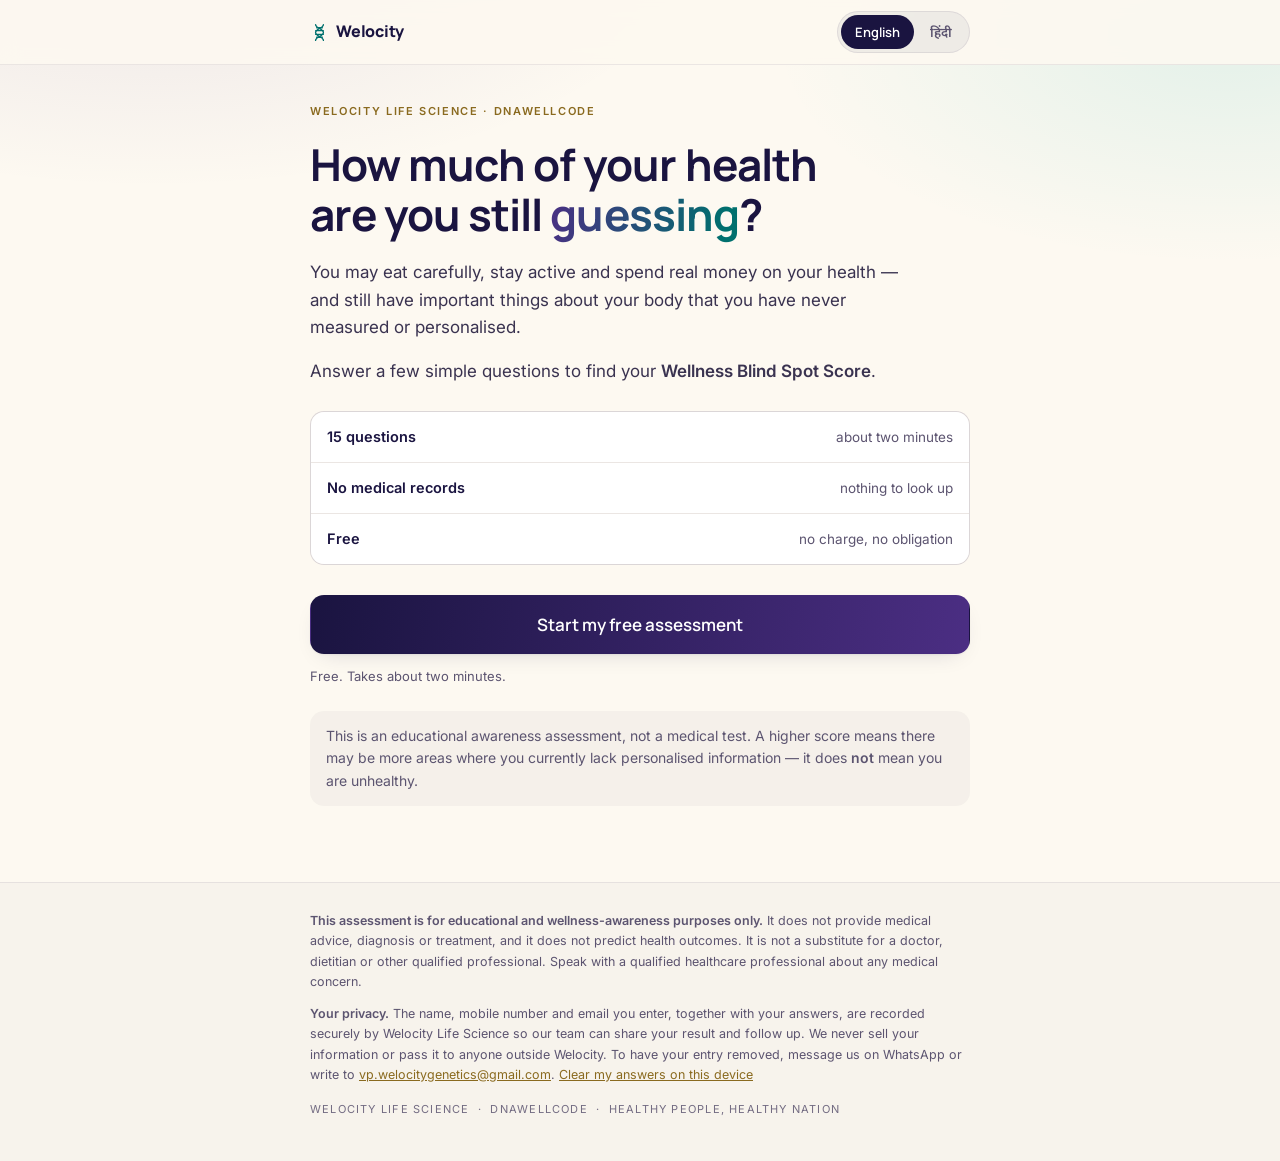
<file: index.html>
<!doctype html>
<html lang="en">
<head>
<meta charset="utf-8">
<meta name="viewport" content="width=device-width, initial-scale=1, viewport-fit=cover">
<meta name="theme-color" content="#1A1440">
<meta name="description" content="A two-minute educational wellness-awareness assessment from Welocity Life Science. Find out how much of your health routine is built for you specifically.">
<meta name="robots" content="noindex">
<title>Wellness Blind Spot Score — Welocity Life Science</title>

<link rel="icon" href="data:image/svg+xml,%3Csvg xmlns='http://www.w3.org/2000/svg' viewBox='0 0 24 24' fill='none' stroke='%231A1440' stroke-width='1.8' stroke-linecap='round'%3E%3Cpath d='M7 2c0 5 10 5 10 10s-10 5-10 10'/%3E%3Cpath d='M17 2c0 5-10 5-10 10s10 5 10 10'/%3E%3Cpath d='M8.4 6h7.2M7.2 9.5h9.6M7.2 14.5h9.6M8.4 18h7.2'/%3E%3C/svg%3E">

<link rel="preconnect" href="https://fonts.googleapis.com">
<link rel="preconnect" href="https://fonts.gstatic.com" crossorigin>
<link href="https://fonts.googleapis.com/css2?family=Manrope:wght@400;500;600;700;800&family=Inter:wght@300;400;500;600&family=Noto+Sans+Devanagari:wght@400;500;600;700&display=swap" rel="stylesheet">
<link rel="stylesheet" href="styles.css">
</head>
<body>

<a class="skip-link" href="#main" data-i18n="skipLink">Skip to content</a>

<header class="topbar">
  <div class="wrap topbar__in">
    <span class="brand">
      <span class="brand__helix" aria-hidden="true">
        <svg viewBox="0 0 24 24" fill="none" stroke="currentColor" stroke-width="1.6" stroke-linecap="round">
          <path d="M7 2c0 5 10 5 10 10s-10 5-10 10"/>
          <path d="M17 2c0 5-10 5-10 10s10 5 10 10"/>
          <path d="M8.4 6h7.2M7.2 9.5h9.6M7.2 14.5h9.6M8.4 18h7.2"/>
        </svg>
      </span>
      Welocity
    </span>

    <div class="langsw" role="group" id="langsw" aria-label="Language / भाषा">
      <button class="langsw__btn is-on" type="button" data-lang="en" aria-pressed="true">English</button>
      <button class="langsw__btn" type="button" data-lang="hi" aria-pressed="false">हिंदी</button>
    </div>
  </div>
</header>

<main id="main" class="wrap">

  <!-- ============ 1 · LANDING ============ -->
  <section class="screen is-active" id="s-intro" aria-labelledby="intro-h">
    <p class="eyebrow" data-role="event-label">Welocity Life Science &nbsp;·&nbsp; DNAWellCode</p>

    <h1 id="intro-h" class="display" data-i18n-html="introH">How much of your health<br>are you still <em>guessing</em>?</h1>

    <p class="lede" data-i18n="introLede">
      You may eat carefully, stay active and spend real money on your health — and still
      have important things about your body that you have never measured or personalised.
    </p>

    <p class="lede lede--tight" data-i18n-html="introLede2">
      Answer a few simple questions to find your <strong>Wellness Blind Spot Score</strong>.
    </p>

    <ul class="facts" role="list">
      <li><span class="facts__k" data-i18n="fact1k">15 questions</span><span class="facts__v" data-i18n="fact1v">about two minutes</span></li>
      <li><span class="facts__k" data-i18n="fact2k">No medical records</span><span class="facts__v" data-i18n="fact2v">nothing to look up</span></li>
      <li><span class="facts__k" data-i18n="fact3k">Free</span><span class="facts__v" data-i18n="fact3v">no charge, no obligation</span></li>
    </ul>

    <button class="btn btn--primary btn--lg" type="button" data-action="start" data-i18n="startBtn">
      Start my free assessment
    </button>

    <p class="microcopy" data-i18n="introMicro">Free. Takes about two minutes.</p>

    <p class="note note--intro" data-i18n-html="introNote">
      This is an educational awareness assessment, not a medical test. A higher score means
      there may be more areas where you currently lack personalised information — it does
      <strong>not</strong> mean you are unhealthy.
    </p>
  </section>

  <!-- ============ 2 · DETAILS ============ -->
  <section class="screen" id="s-details" aria-labelledby="details-h" hidden>
    <p class="eyebrow" data-i18n="detailsEyebrow">Before we start</p>
    <h2 id="details-h" class="h2" data-i18n="detailsH">Your details</h2>
    <p class="lede lede--tight" data-i18n="detailsLede">
      We need these so our team can share your result with you and answer your questions
      afterwards. They are not shown to anyone else.
    </p>

    <form id="details-form" novalidate>
      <div class="field">
        <label class="label" for="f-name" data-i18n="labelName">Full name</label>
        <input class="input" type="text" id="f-name" name="name" autocomplete="name"
               maxlength="60" placeholder="e.g. Rhea Sharma" enterkeyhint="next"
               required aria-required="true" aria-describedby="e-name">
        <p class="fielderr" id="e-name" role="alert" hidden></p>
      </div>

      <div class="field">
        <label class="label" for="f-phone" data-i18n="labelPhone">Mobile number</label>
        <input class="input" type="tel" id="f-phone" name="phone" autocomplete="tel"
               inputmode="numeric" maxlength="18" placeholder="e.g. 98765 43210" enterkeyhint="next"
               required aria-required="true" aria-describedby="e-phone">
        <p class="fielderr" id="e-phone" role="alert" hidden></p>
      </div>

      <div class="field">
        <label class="label" for="f-email" data-i18n="labelEmail">Email address</label>
        <input class="input" type="email" id="f-email" name="email" autocomplete="email"
               maxlength="80" placeholder="e.g. rhea@example.com" enterkeyhint="next"
               required aria-required="true" aria-describedby="e-email">
        <p class="fielderr" id="e-email" role="alert" hidden></p>
      </div>

      <fieldset class="field">
        <legend class="label"><span data-i18n="labelAge">Age range</span> <span class="opt" data-i18n="optional">optional</span></legend>
        <div class="chips" id="f-age" role="radiogroup" aria-label="Age range"></div>
      </fieldset>

      <fieldset class="field">
        <legend class="label"><span data-i18n="labelGoal">What matters most to you right now?</span> <span class="opt" data-i18n="optional">optional</span></legend>
        <div class="chips" id="f-goal" role="radiogroup" aria-label="Primary wellness goal"></div>
      </fieldset>

      <div class="actions">
        <button class="btn btn--primary btn--lg" type="submit" data-i18n="detailsContinue">Continue to the questions</button>
      </div>
    </form>

    <p class="note" data-i18n="detailsNote">
      We never ask for medical history, conditions or medication. Your details are used only
      by Welocity to share your result and follow up — never sold or passed to anyone else.
    </p>
  </section>

  <!-- ============ 3 · QUESTIONS ============ -->
  <section class="screen" id="s-quiz" aria-labelledby="quiz-h" hidden>
    <h2 id="quiz-h" class="sr-only">Assessment questions</h2>

    <div class="progress">
      <div class="progress__meta">
        <span id="p-count" class="progress__count">1 / 15</span>
        <span id="p-cat" class="progress__cat"></span>
      </div>
      <div class="progress__track" role="progressbar" aria-valuemin="0" aria-valuemax="15"
           aria-valuenow="1" aria-label="Assessment progress" id="p-bar">
        <div class="progress__fill" id="p-fill"></div>
      </div>
    </div>

    <div id="q-host"></div>

    <p class="err" id="q-err" role="alert" hidden data-i18n="qErr">Please choose an option to continue.</p>

    <div class="actions actions--split">
      <button class="btn btn--ghost" type="button" data-action="prev" data-i18n="backBtn">Back</button>
      <button class="btn btn--primary" type="button" data-action="next" data-i18n="nextBtn">Next</button>
    </div>

    <p class="sr-only" aria-live="polite" id="q-live"></p>
  </section>

  <!-- ============ 4 · RESULT ============ -->
  <section class="screen" id="s-result" aria-labelledby="result-h" hidden>

    <p class="eyebrow" data-i18n="resultEyebrow">Your result</p>
    <h2 id="result-h" class="h2" data-role="result-heading">Your Wellness Blind Spot Score</h2>

    <div class="score">
      <div class="gauge">
        <svg viewBox="0 0 130 130" role="img" aria-labelledby="gauge-t" class="gauge__svg">
          <title id="gauge-t" data-role="gauge-title">Score</title>
          <circle class="gauge__bg" cx="65" cy="65" r="52" fill="none" stroke-width="9"></circle>
          <circle class="gauge__fg" cx="65" cy="65" r="52" fill="none" stroke-width="9"
                  stroke-linecap="round" id="gauge-arc"></circle>
        </svg>
        <div class="gauge__num">
          <span id="score-num">0</span><span class="gauge__pct">%</span>
        </div>
      </div>

      <div class="score__side">
        <p class="score__band" id="score-band">—</p>
        <p class="score__blurb" id="score-blurb"></p>
      </div>
    </div>

    <p class="note note--strong" data-i18n-html="resultNote">
      This score reflects how much <strong>personalised clarity</strong> you currently have —
      not whether you are healthy or unhealthy.
    </p>

    <h3 class="h3" data-i18n="resultCatsH">Where your uncertainty is concentrated</h3>
    <p class="sub" data-i18n="resultCatsSub">Your three largest blind-spot areas, based on your own answers.</p>
    <ul class="cats" id="cat-list" role="list"></ul>

    <details class="disclose">
      <summary data-i18n="discloseSummary">See all six areas and how this was calculated</summary>
      <ul class="cats cats--all" id="cat-all" role="list"></ul>
      <p class="note" data-i18n="discloseNote">
        Every answer carries a published blind-spot value from 0 (fully personalised) to 4
        (entirely unexamined). Your score is your total divided by the maximum possible for the
        questions that applied to you. Questions you marked as not applicable are excluded
        from both sides of that calculation.
      </p>
    </details>

    <section class="turn" aria-labelledby="turn-h">
      <h3 class="h3" id="turn-h" data-i18n-html="turnH">The real question isn't whether you're trying.<br>It's whether your routine actually knows you.</h3>
      <p data-i18n="turnP">
        Two people can eat the same food, follow the same advice and get completely different
        results. Genetics, lifestyle, environment, sleep, stress, age and medical history all play a part.
        Genetics is one factor among several — it influences how you respond, it does not decide
        your outcome.
      </p>
    </section>

    <section class="cta" aria-labelledby="cta-h" id="cta-block">
      <h3 class="h3" id="cta-h" data-i18n="ctaH">Want to know where to begin?</h3>
      <p data-i18n="ctaP">
        Have a free introductory conversation with our team about what your answers suggest.
        Sometimes the honest answer is that you don't need anything further.
      </p>

      <div class="cta__row" id="cta-row">
        <a class="btn btn--wa" id="wa-1" href="#" target="_blank" rel="noopener noreferrer">
          <span class="wa-ico" aria-hidden="true"></span> <span data-role="wa-1-label">Talk to Mumtaz</span>
        </a>
        <a class="btn btn--wa" id="wa-2" href="#" target="_blank" rel="noopener noreferrer">
          <span class="wa-ico" aria-hidden="true"></span> <span data-role="wa-2-label">Talk to Laxman</span>
        </a>
      </div>
      <p class="microcopy" data-i18n="ctaMicro">Opens WhatsApp with your score filled in. Free · No obligation.</p>

      <p class="note note--setup" id="wa-unset" hidden>
        <strong>Setup incomplete.</strong> No WhatsApp number has been filled in yet.
        Open <code>script.js</code> and set the numbers in the <code>CONTACTS</code> list
        in the CONFIG block at the top.
      </p>

      <p class="note note--minor" id="minor-note" hidden data-i18n="minorNote">
        You told us you're under 18. Please ask a parent or guardian to start this
        conversation with you — we don't discuss personalised wellness with minors directly.
      </p>
    </section>

    <div class="actions actions--center">
      <button class="btn btn--ghost" type="button" data-action="retake" data-i18n="retakeBtn">Retake assessment</button>
    </div>
  </section>

</main>

<footer class="foot">
  <div class="wrap">
    <p class="foot__legal" data-i18n-html="footLegal1">
      <strong>This assessment is for educational and wellness-awareness purposes only.</strong>
      It does not provide medical advice, diagnosis or treatment, and it does not predict health
      outcomes. It is not a substitute for a doctor, dietitian or other qualified professional.
      Speak with a qualified healthcare professional about any medical concern.
    </p>
    <p class="foot__legal">
      <span data-i18n-html="footLegal2"><strong>Your privacy.</strong> The name, mobile number and email you enter, together with
      your answers, are recorded securely by Welocity Life Science so our team can share your
      result and follow up. We never sell your information or pass it to anyone outside Welocity.
      To have your entry removed, message us on WhatsApp or write to</span>
      <a href="mailto:vp.welocitygenetics@gmail.com">vp.welocitygenetics@gmail.com</a>.
      <button class="linkbtn" type="button" data-action="clear" data-i18n="clearBtn">Clear my answers on this device</button>
    </p>
    <p class="foot__brand">Welocity Life Science &nbsp;·&nbsp; DNAWellCode &nbsp;·&nbsp; Healthy People, Healthy Nation</p>
  </div>
</footer>

<script src="script.js"></script>
</body>
</html>
</file>
<file: styles.css>
/* ==========================================================================
   Wellness Blind Spot Score — Welocity Life Science
   Palette: deep indigo-violet ink + warm cream + a vivid teal/lime "genomic"
   accent and a premium gold. Deliberately NOT clinical-navy: the Welocity
   content rule is vibrant / premium / intriguing, never clinical-dark.
   Every text pair below was checked against WCAG AA on its own background.
   ========================================================================== */

:root{
  /* ink */
  --ink:#1A1440;          /* deep indigo-violet — headings, primary button   */
  --ink-2:#2A2160;        /* hover state                                     */
  --plum:#4B2E83;         /* gradient partner, decorative                    */

  /* accent */
  --teal:#00A9A5;         /* decorative only — too light for text on cream   */
  --teal-deep:#00706E;    /* AA on white: 5.90:1 — selection, progress, focus*/
  --teal-wash:#E4F7F4;    /* selected-option background                      */
  --lime:#8FD14F;         /* vitality accent, decorative                     */
  --wa:#0B7A4B;           /* WhatsApp green, AA on white: 5.44:1             */
  --wa-hover:#096540;

  /* warm neutrals */
  --cream:#FDF9F1;
  --card:#FFFFFF;
  --charcoal:#231D33;
  --body:#3A3350;
  --muted:#5C5470;        /* AA on cream: 6.77:1                             */
  --gold:#D4A537;         /* decorative                                      */
  --gold-ink:#8A6A1F;     /* AA on cream: 4.78:1 — eyebrows, links           */

  --line:rgba(26,20,64,.14);
  --line-soft:rgba(26,20,64,.08);

  --font-h:'Manrope','Noto Sans Devanagari','Segoe UI',system-ui,-apple-system,sans-serif;
  --font-b:'Inter','Noto Sans Devanagari','Segoe UI',system-ui,-apple-system,sans-serif;

  --r:14px;
  --r-lg:20px;
  --ease:cubic-bezier(.22,.61,.36,1);   /* ease-out, never bounce */
  --t:180ms;
  --shadow:0 1px 2px rgba(26,20,64,.05), 0 8px 24px -12px rgba(26,20,64,.20);
  --shadow-lift:0 2px 4px rgba(26,20,64,.06), 0 18px 40px -20px rgba(26,20,64,.28);

  --wa-ico:url("data:image/svg+xml;utf8,<svg xmlns='http://www.w3.org/2000/svg' viewBox='0 0 24 24'><path d='M12 2a10 10 0 0 0-8.6 15.1L2 22l5-1.3A10 10 0 1 0 12 2Zm5.5 14.1c-.2.6-1.2 1.2-1.7 1.2-.4 0-1 .1-3.3-.8-2.8-1.1-4.5-4-4.7-4.2-.1-.2-1-1.4-1-2.6s.6-1.8.9-2.1c.2-.2.5-.3.7-.3h.5c.2 0 .4 0 .6.5l.8 2c.1.2.1.4 0 .5l-.3.5-.4.4c-.1.1-.3.3-.1.6.2.3.8 1.3 1.7 2.1 1.1 1 2 1.3 2.3 1.4.3.1.4.1.6-.1l.8-1c.2-.2.4-.2.6-.1l2 1c.2.1.4.2.4.3v.7Z'/></svg>");
}

*,*::before,*::after{box-sizing:border-box}
html{-webkit-text-size-adjust:100%}

/* The UA stylesheet gives [hidden] display:none, but ANY author rule that sets
   display beats it — and .btn, .cta__row and .screen all set display. Without
   this, script.js hiding an element (an unconfigured WhatsApp button, the
   consult route for an under-18 visitor) has no visual effect at all. */
[hidden]{display:none !important}
body{
  margin:0;
  background:var(--cream);
  color:var(--charcoal);
  font-family:var(--font-b);
  font-size:16px;
  line-height:1.62;
  -webkit-font-smoothing:antialiased;
  text-rendering:optimizeLegibility;
  /* two very soft brand glows — premium, not clinical */
  background-image:
    radial-gradient(900px 420px at 12% -8%,  rgba(75,46,131,.10), transparent 62%),
    radial-gradient(760px 380px at 96% 4%,   rgba(0,169,165,.10), transparent 60%);
  background-attachment:fixed;
  background-repeat:no-repeat;
}
h1,h2,h3{font-family:var(--font-h);font-weight:700;letter-spacing:-.022em;line-height:1.14;margin:0}
p{margin:0 0 1em}
strong{font-weight:600}
a{color:var(--gold-ink)}

.wrap{width:100%;max-width:660px;margin:0 auto;padding:0 20px}

.sr-only{
  position:absolute;width:1px;height:1px;padding:0;margin:-1px;
  overflow:hidden;clip:rect(0 0 0 0);white-space:nowrap;border:0;
}
.skip-link{
  position:absolute;left:-9999px;top:0;z-index:99;
  background:var(--ink);color:#fff;padding:12px 18px;border-radius:0 0 var(--r) 0;
}
.skip-link:focus{left:0}

/* ---------- topbar ---------- */
.topbar{
  border-bottom:1px solid var(--line-soft);
  background:rgba(253,249,241,.88);
  backdrop-filter:saturate(1.4) blur(10px);
  position:sticky;top:0;z-index:10;
}
.topbar__in{display:flex;align-items:center;gap:11px;padding-top:11px;padding-bottom:11px}
.brand{
  display:inline-flex;align-items:center;gap:7px;
  font-family:var(--font-h);font-weight:800;font-size:16px;
  color:var(--ink);letter-spacing:-.015em;
}
.brand__helix{display:inline-flex;width:19px;height:19px;color:var(--teal-deep);flex:none}
.brand__helix svg{width:100%;height:100%}
.brand__sub{
  font-size:10.5px;letter-spacing:.13em;text-transform:uppercase;
  color:var(--muted);font-weight:500;
  padding-left:11px;border-left:1px solid var(--line);
}

/* ---------- language switch ---------- */
.langsw{display:inline-flex;margin-left:auto;background:rgba(26,20,64,.06);
  border:1px solid var(--line-soft);border-radius:999px;padding:3px;gap:2px}
.langsw__btn{
  font-family:var(--font-h);font-size:13px;font-weight:600;line-height:1;
  padding:8px 14px;border:0;border-radius:999px;background:transparent;
  color:var(--muted);cursor:pointer;min-height:34px;
  transition:background var(--t) var(--ease), color var(--t) var(--ease);
}
.langsw__btn:hover{color:var(--ink)}
.langsw__btn.is-on{background:var(--ink);color:#fff}
.langsw__btn:focus-visible{outline:2.5px solid var(--teal-deep);outline-offset:2px}

/* ---------- required-field errors ---------- */
.fielderr{color:#9B2C2C;font-size:13.5px;font-weight:500;margin:7px 0 0;line-height:1.45}
.input[aria-invalid="true"]{border-color:#9B2C2C;background:#FFF8F8}
.input[aria-invalid="true"]:focus{border-color:#9B2C2C;box-shadow:0 0 0 3px rgba(155,44,44,.14)}

/* ---------- Devanagari sits lower and needs more room than Latin ---------- */
.lang-hi{line-height:1.72}
.lang-hi .display{line-height:1.26;letter-spacing:-.005em}
.lang-hi .h2,.lang-hi .h3{line-height:1.32;letter-spacing:-.004em}
.lang-hi .q__text{line-height:1.44;letter-spacing:-.002em}
.lang-hi .opt-row span{line-height:1.5}
.lang-hi .chip span,.lang-hi .langsw__btn{line-height:1.35}
.lang-hi .progress__cat{letter-spacing:.04em;text-transform:none}
.lang-hi .eyebrow{letter-spacing:.06em}

/* ---------- screens ---------- */
.screen{display:none;padding:38px 0 56px;animation:rise 260ms var(--ease) both}
.screen.is-active{display:block}
@keyframes rise{from{opacity:0;transform:translateY(8px)}to{opacity:1;transform:none}}

.eyebrow{
  font-size:11px;letter-spacing:.15em;text-transform:uppercase;
  color:var(--gold-ink);font-weight:600;margin:0 0 18px;
}
.display{font-size:clamp(31px,7.6vw,44px);margin:0 0 20px;color:var(--ink)}
/* the one flourish: "guessing" carries the brand gradient */
.display em{
  font-style:normal;
  background:linear-gradient(100deg,var(--plum) 0%,var(--teal-deep) 92%);
  -webkit-background-clip:text;background-clip:text;
  -webkit-text-fill-color:transparent;color:var(--plum);
}
.h2{font-size:clamp(23px,5.2vw,30px);margin:0 0 14px;color:var(--ink)}
.h3{font-size:19px;margin:0 0 10px;color:var(--ink)}
.lede{font-size:17px;color:var(--body);max-width:56ch;margin-bottom:16px}
.lede--tight{margin-bottom:22px}
.sub{color:var(--muted);font-size:14.5px;margin:-4px 0 16px}
.microcopy{font-size:13px;color:var(--muted);margin:12px 0 0}
.hint{font-size:12.5px;color:var(--muted);margin:7px 0 0;line-height:1.5}

/* ---------- facts ---------- */
.facts{
  list-style:none;margin:26px 0 30px;padding:0;display:grid;gap:1px;
  background:var(--line-soft);border:1px solid var(--line-soft);
  border-radius:var(--r);overflow:hidden;
}
.facts li{background:var(--card);padding:13px 16px;display:flex;justify-content:space-between;
  align-items:baseline;gap:14px}
.facts__k{font-weight:600;font-size:14.5px;color:var(--ink)}
.facts__v{font-size:13.5px;color:var(--muted)}

/* ---------- buttons ---------- */
.btn{
  display:inline-flex;align-items:center;justify-content:center;gap:9px;
  font-family:var(--font-h);font-size:16px;font-weight:600;
  padding:15px 26px;border-radius:var(--r);border:1px solid transparent;
  cursor:pointer;text-decoration:none;
  transition:background var(--t) var(--ease), border-color var(--t) var(--ease),
             transform var(--t) var(--ease), box-shadow var(--t) var(--ease);
  min-height:52px;
}
.btn--lg{width:100%;font-size:17px;padding:17px 26px;min-height:58px}
.btn--primary{
  background:linear-gradient(100deg,var(--ink) 0%,var(--plum) 100%);
  color:#fff;box-shadow:var(--shadow);
}
.btn--primary:hover{background:linear-gradient(100deg,var(--ink-2) 0%,#5A3799 100%);
  box-shadow:var(--shadow-lift)}
.btn--primary:active{transform:translateY(1px)}
.btn--ghost{background:transparent;color:var(--ink);border-color:var(--line)}
.btn--ghost:hover{background:rgba(26,20,64,.045);border-color:rgba(26,20,64,.24)}
.btn--wa{background:var(--wa);color:#fff;flex:1 1 auto;min-width:0}
.btn--wa:hover{background:var(--wa-hover)}
.btn[disabled]{opacity:.45;cursor:not-allowed}

.wa-ico{width:18px;height:18px;flex:none;background:#fff;
  -webkit-mask:var(--wa-ico) center/contain no-repeat;mask:var(--wa-ico) center/contain no-repeat}

.actions{display:flex;gap:12px;margin-top:26px;flex-wrap:wrap}
.actions--split{justify-content:space-between}
.actions--split .btn{flex:1 1 0;min-width:130px}
.actions--center{justify-content:center;margin-top:32px}

.linkbtn{background:none;border:0;padding:0;font:inherit;color:var(--gold-ink);
  text-decoration:underline;cursor:pointer}

/* ---------- focus (visible, never removed) ---------- */
:focus-visible{outline:2.5px solid var(--teal-deep);outline-offset:3px;border-radius:6px}

/* ---------- form ---------- */
.field{margin:0 0 24px;border:0;padding:0}
.label{display:block;font-family:var(--font-h);font-weight:600;font-size:15px;
  color:var(--ink);margin-bottom:9px;padding:0}
.opt{font-family:var(--font-b);font-weight:400;font-size:12.5px;color:var(--muted);
  text-transform:none;letter-spacing:0;margin-left:6px}
.input{
  width:100%;padding:14px 16px;font:inherit;color:var(--charcoal);
  background:var(--card);border:1px solid var(--line);border-radius:var(--r);
  transition:border-color var(--t) var(--ease), box-shadow var(--t) var(--ease);
}
.input:hover{border-color:rgba(26,20,64,.26)}
.input:focus{outline:0;border-color:var(--teal-deep);box-shadow:0 0 0 3px rgba(0,112,110,.16)}

.chips{display:flex;flex-wrap:wrap;gap:9px}
.chip{position:relative}
.chip input{position:absolute;opacity:0;width:100%;height:100%;margin:0;cursor:pointer}
.chip span{
  display:block;padding:11px 16px;border:1px solid var(--line);border-radius:999px;
  background:var(--card);font-size:14.5px;color:var(--charcoal);
  transition:border-color var(--t) var(--ease), background var(--t) var(--ease),
             color var(--t) var(--ease);
}
.chip input:hover + span{border-color:rgba(26,20,64,.3)}
.chip input:checked + span{background:var(--ink);border-color:var(--ink);color:#fff;font-weight:500}
.chip input:focus-visible + span{outline:2.5px solid var(--teal-deep);outline-offset:3px}

/* ---------- progress ---------- */
.progress{margin:0 0 26px}
.progress__meta{display:flex;justify-content:space-between;align-items:baseline;
  gap:14px;margin-bottom:9px}
.progress__count{font-family:var(--font-h);font-weight:700;font-size:13px;color:var(--ink);
  font-variant-numeric:tabular-nums}
.progress__cat{font-size:11px;letter-spacing:.12em;text-transform:uppercase;color:var(--muted)}
.progress__track{height:5px;background:rgba(26,20,64,.09);border-radius:999px;overflow:hidden}
.progress__fill{height:100%;width:0;border-radius:999px;
  background:linear-gradient(90deg,var(--plum),var(--teal));
  transition:width 320ms var(--ease)}

/* ---------- question ---------- */
.q{animation:rise 220ms var(--ease) both}
.q__text{font-family:var(--font-h);font-weight:700;font-size:clamp(20px,4.6vw,25px);
  line-height:1.26;color:var(--ink);margin:0 0 20px;letter-spacing:-.018em}
.opts{display:grid;gap:10px;margin:0;padding:0;border:0}
.opt-row{position:relative;display:block}
.opt-row input{position:absolute;opacity:0;width:100%;height:100%;margin:0;cursor:pointer}
.opt-row span{
  display:flex;align-items:center;gap:13px;
  padding:16px 18px;background:var(--card);
  border:1px solid var(--line);border-radius:var(--r);
  font-size:15.5px;line-height:1.42;color:var(--charcoal);
  transition:border-color var(--t) var(--ease), background var(--t) var(--ease),
             box-shadow var(--t) var(--ease);
}
.opt-row span::before{
  content:"";flex:none;width:20px;height:20px;border-radius:50%;
  border:1.5px solid rgba(26,20,64,.3);
  transition:border-color var(--t) var(--ease), box-shadow var(--t) var(--ease),
             background var(--t) var(--ease);
}
.opt-row input:hover + span{border-color:rgba(26,20,64,.3);background:#fff}
.opt-row input:checked + span{
  border-color:var(--teal-deep);background:var(--teal-wash);
  box-shadow:inset 0 0 0 1px var(--teal-deep);
}
.opt-row input:checked + span::before{
  border-color:var(--teal-deep);background:var(--teal-deep);
  box-shadow:inset 0 0 0 3.5px #fff;
}
.opt-row input:focus-visible + span{outline:2.5px solid var(--teal-deep);outline-offset:3px}

.err{color:#9B2C2C;font-size:14.5px;font-weight:500;margin:14px 0 0}

/* ---------- result ---------- */
.score{display:flex;align-items:center;gap:24px;flex-wrap:wrap;
  background:var(--card);border:1px solid var(--line-soft);border-radius:var(--r-lg);
  padding:26px;box-shadow:var(--shadow);margin:0 0 18px}
.gauge{position:relative;width:150px;height:150px;flex:none}
.gauge__svg{width:100%;height:100%;transform:rotate(-90deg)}
.gauge__bg{stroke:rgba(26,20,64,.1)}
.gauge__fg{stroke:var(--teal-deep);stroke-dasharray:326.7;stroke-dashoffset:326.7;
  transition:stroke-dashoffset 1100ms var(--ease), stroke 400ms var(--ease)}
.gauge__num{position:absolute;inset:0;display:flex;align-items:center;justify-content:center;
  font-family:var(--font-h);font-weight:800;font-size:38px;color:var(--ink);
  font-variant-numeric:tabular-nums;letter-spacing:-.03em}
.gauge__pct{font-size:20px;font-weight:600;margin-left:2px;color:var(--muted)}
.score__side{flex:1 1 220px;min-width:0}
.score__band{font-family:var(--font-h);font-weight:800;font-size:19px;color:var(--ink);
  margin:0 0 7px;line-height:1.2}
.score__blurb{margin:0;font-size:15px;color:var(--body);line-height:1.55}

/* ---------- categories ---------- */
.cats{list-style:none;margin:0 0 8px;padding:0;display:grid;gap:11px}
.cat{background:var(--card);border:1px solid var(--line-soft);border-radius:var(--r);
  padding:15px 17px}
.cat__top{display:flex;justify-content:space-between;align-items:baseline;gap:12px;margin-bottom:9px}
.cat__name{font-family:var(--font-h);font-weight:600;font-size:15px;color:var(--ink)}
.cat__val{font-size:13px;color:var(--muted);font-variant-numeric:tabular-nums;white-space:nowrap}
.cat__track{height:6px;background:rgba(26,20,64,.09);border-radius:999px;overflow:hidden}
.cat__fill{height:100%;width:0;border-radius:999px;
  background:linear-gradient(90deg,var(--teal-deep),var(--plum));
  transition:width 800ms var(--ease)}
.cat__note{font-size:13.5px;color:var(--muted);margin:9px 0 0;line-height:1.5}
.cats--all{margin-top:14px}

.disclose{margin:6px 0 30px;border-top:1px solid var(--line-soft);padding-top:14px}
.disclose summary{cursor:pointer;font-size:14.5px;color:var(--gold-ink);font-weight:500;
  padding:4px 0;list-style-position:outside}
.disclose summary:hover{text-decoration:underline}

/* ---------- notes ---------- */
.note{font-size:14px;color:var(--muted);line-height:1.6;margin:16px 0 0;
  padding:14px 16px;background:rgba(26,20,64,.035);border-radius:var(--r)}
.note--intro{margin-top:24px}
.note--strong{color:var(--body);background:var(--teal-wash);margin-bottom:30px}
.note--minor{background:#FDF6E7;color:#6B5423;margin-top:16px}
.note--setup{background:#FDECEC;color:#8A2B2B;margin-top:16px}
.note--setup code{font-family:ui-monospace,'Consolas',monospace;font-size:12.5px;
  background:rgba(138,43,43,.1);padding:1px 5px;border-radius:5px}

/* ---------- turn + cta ---------- */
.turn{margin:34px 0 0;padding:26px;border-radius:var(--r-lg);color:#EDE9F7;
  background:linear-gradient(135deg,var(--ink) 0%,var(--plum) 78%,#5B3A96 100%);
  box-shadow:var(--shadow-lift);position:relative;overflow:hidden}
/* faint helix watermark — intrigue without clutter */
.turn::after{
  content:"";position:absolute;right:-26px;top:-26px;width:190px;height:190px;
  opacity:.13;pointer-events:none;
  background:url("data:image/svg+xml;utf8,<svg xmlns='http://www.w3.org/2000/svg' viewBox='0 0 24 24' fill='none' stroke='%23FFFFFF' stroke-width='1' stroke-linecap='round'><path d='M7 2c0 5 10 5 10 10s-10 5-10 10'/><path d='M17 2c0 5-10 5-10 10s10 5 10 10'/><path d='M8.4 6h7.2M7.2 9.5h9.6M7.2 14.5h9.6M8.4 18h7.2'/></svg>") center/contain no-repeat;
}
.turn .h3{color:#fff;font-size:20px;line-height:1.3;margin-bottom:12px;position:relative}
.turn p{margin:0;font-size:15px;color:#CFC7E6;line-height:1.62;position:relative}

.cta{margin:22px 0 0;padding:26px;background:var(--card);border:1px solid var(--line-soft);
  border-radius:var(--r-lg);box-shadow:var(--shadow)}
.cta p{font-size:15px;color:var(--body)}
.cta__row{display:flex;gap:11px;margin-top:18px;flex-wrap:wrap}

/* ---------- footer ---------- */
.foot{border-top:1px solid var(--line-soft);padding:28px 0 42px;margin-top:20px;
  background:rgba(26,20,64,.025)}
.foot__legal{font-size:12.5px;line-height:1.62;color:var(--muted);margin:0 0 12px}
.foot__brand{font-size:11px;letter-spacing:.11em;text-transform:uppercase;
  color:rgba(92,84,112,.85);margin:16px 0 0}

/* ---------- responsive ---------- */
@media (max-width:520px){
  .score{padding:20px;gap:18px;justify-content:center;text-align:center}
  .gauge{width:132px;height:132px}
  .score__side{flex-basis:100%;text-align:center}
  .cta__row{flex-direction:column}
  .btn--wa{width:100%}
  .actions--split .btn{min-width:0}
  .brand__sub{padding-left:0;border-left:0}
}
@media (min-width:900px){
  .wrap{max-width:700px}
}

/* ---------- reduced motion ---------- */
@media (prefers-reduced-motion:reduce){
  *,*::before,*::after{
    animation-duration:.01ms !important;animation-iteration-count:1 !important;
    transition-duration:.01ms !important;scroll-behavior:auto !important;
  }
}
</file>
